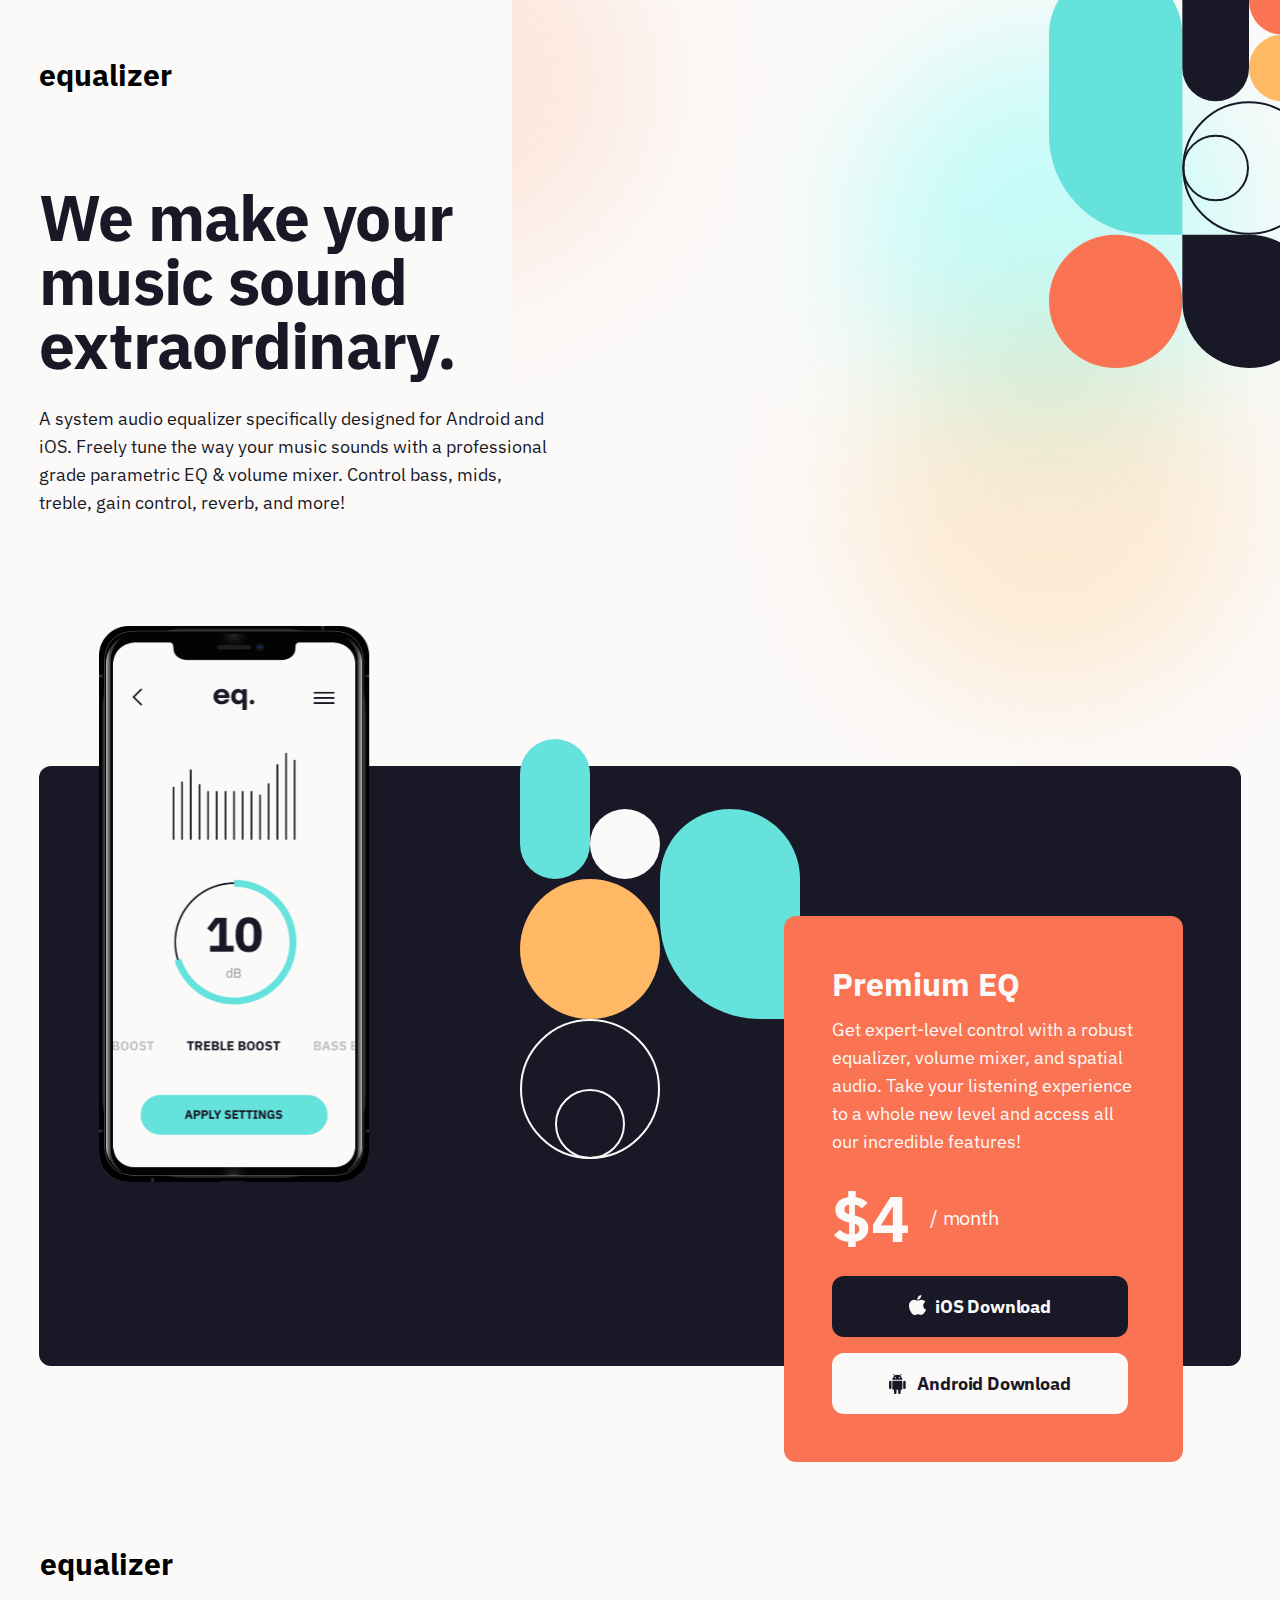
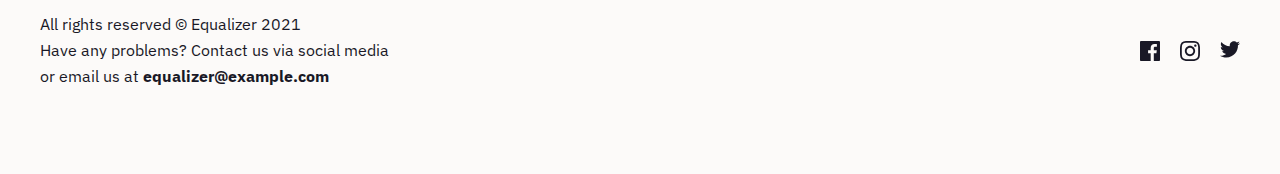
<file: index.html>
<!DOCTYPE html>
<html lang="en">
<head>
  <link rel="stylesheet" href="./reset.css">
  <link rel="preconnect" href="https://fonts.googleapis.com">
  <link rel="preconnect" href="https://fonts.gstatic.com" crossorigin>
  <link href="https://fonts.googleapis.com/css2?family=IBM+Plex+Sans:wght@400;700&display=swap" rel="stylesheet">
  <link rel="stylesheet" href="style.css">
  <meta charset="UTF-8">
  <meta http-equiv="X-UA-Compatible" content="IE=edge">
  <meta name="viewport" content="width=device-width, initial-scale=1.0">
  <title>Document</title>
</head>
<body>
  <header>
    <h1 class="header-h">equalizer</h1>
  </header>

  <img class="multicolor" src="./images/multicolor.svg" alt="">
  <img class="colorimg" src="./images/color.svg" alt="">
  <img class="backgroundcolor" src="./images/backgroundcolor.svg" alt="">
  <img class="ovalsimg" src="./images/ovals.svg" alt="">
  <img class="desktopovals" src="./images/oval desktop.svg" alt="">



  <main>
    <div class="textconteiner">
      <h2 class="textconteiner-h">
        We make your music sound extraordinary.
      </h2>
      <p class="textconteiner-p">
        A system audio equalizer specifically designed for Android and iOS. Freely tune the way your music sounds with a professional grade parametric EQ & volume mixer. Control bass, mids, treble, gain control, reverb, and more!
      </p>
    </div>


    <div class="mobilediv">
    <div class="blackdiv">
      <img class="backgroundimg" src="./images/background.svg" alt="background">
      <img class="mobileimage" src="./images/Group-5.svg" alt="mobileimage">
      <img class="tabletmobimg" src="./images/tablet-imgmob.svg" alt="">

      <div class="reddiv">
        <h2 class="reddiv-h">
          Premium EQ
        </h2>
        <p class="reddiv-p">
          Get expert-level control with a robust equalizer, volume mixer, and spatial audio. Take your listening experience to a whole new level and access all our incredible features!
        </p>
        <div class="dollardiv">
          <h2 class="dollar-h">
            $4
          </h2>
          <p class="dollar-p">
            / month
          </p>
        </div>
        <div class="buttondiv">
        <button class="applebutton">
          <img class="appleimg" src="./images/Combined Shape.svg" alt="">
          iOS Download
        </button>
        <button class="androidbutton">
          <img class="androidimg" src="./images/Combined Shape (1).svg" alt="">
          Android Download
        </button>
      </div>
        
      </div>

    </div>


    </div>



  </main>

  <footer>
    <div class="footertext">
    <h2>
      equalizer
    </h2>
    <p>
      All rights reserved © Equalizer 2021<br/>
      Have any problems? Contact us via social media or email us at <span> equalizer@example.com</span>
    </p>
  </div>
   <div class="icondiv">
      <!-- <img class="facebook" src="./images/facebook.svg" alt=""> -->
      <svg class="icon" width="20" height="20" viewBox="0 0 20 20" fill="none" xmlns="http://www.w3.org/2000/svg">
        <path d="M18.8958 0H1.10417C0.494167 0 0 0.494167 0 1.10417V18.8967C0 19.5058 0.494167 20 1.10417 20H10.6833V12.255H8.07667V9.23667H10.6833V7.01083C10.6833 4.4275 12.2608 3.02083 14.5658 3.02083C15.67 3.02083 16.6183 3.10333 16.895 3.14V5.84L15.2967 5.84083C14.0433 5.84083 13.8008 6.43667 13.8008 7.31V9.2375H16.79L16.4008 12.2558H13.8008V20H18.8975C19.5058 20 20 19.5058 20 18.8958V1.10417C20 0.494167 19.5058 0 18.8958 0Z" fill="#191826"/>
        </svg>
        <svg class="icon" width="20" height="20" viewBox="0 0 20 20" fill="none" xmlns="http://www.w3.org/2000/svg">
          <path fill-rule="evenodd" clip-rule="evenodd" d="M10 0C7.28417 0 6.94417 0.0116667 5.8775 0.06C2.24583 0.226667 0.2275 2.24167 0.0608333 5.87667C0.0116667 6.94417 0 7.28417 0 10C0 12.7158 0.0116667 13.0567 0.06 14.1233C0.226667 17.755 2.24167 19.7733 5.87667 19.94C6.94417 19.9883 7.28417 20 10 20C12.7158 20 13.0567 19.9883 14.1233 19.94C17.7517 19.7733 19.775 17.7583 19.9392 14.1233C19.9883 13.0567 20 12.7158 20 10C20 7.28417 19.9883 6.94417 19.94 5.8775C19.7767 2.24917 17.7592 0.2275 14.1242 0.0608333C13.0567 0.0116667 12.7158 0 10 0ZM10 1.8025C12.67 1.8025 12.9867 1.8125 14.0417 1.86083C16.7517 1.98417 18.0175 3.27 18.1408 5.96C18.1892 7.01417 18.1983 7.33083 18.1983 10.0008C18.1983 12.6717 18.1883 12.9875 18.1408 14.0417C18.0167 16.7292 16.7542 18.0175 14.0417 18.1408C12.9867 18.1892 12.6717 18.1992 10 18.1992C7.33 18.1992 7.01333 18.1892 5.95917 18.1408C3.2425 18.0167 1.98333 16.725 1.86 14.0408C1.81167 12.9867 1.80167 12.6708 1.80167 10C1.80167 7.33 1.8125 7.01417 1.86 5.95917C1.98417 3.27 3.24667 1.98333 5.95917 1.86C7.01417 1.8125 7.33 1.8025 10 1.8025ZM4.865 10C4.865 7.16417 7.16417 4.865 10 4.865C12.8358 4.865 15.135 7.16417 15.135 10C15.135 12.8367 12.8358 15.1358 10 15.1358C7.16417 15.1358 4.865 12.8358 4.865 10ZM10 13.3333C8.15917 13.3333 6.66667 11.8417 6.66667 10C6.66667 8.15917 8.15917 6.66667 10 6.66667C11.8408 6.66667 13.3333 8.15917 13.3333 10C13.3333 11.8417 11.8408 13.3333 10 13.3333ZM14.1375 4.6625C14.1375 4 14.675 3.4625 15.3383 3.4625C16.0008 3.4625 16.5375 4 16.5375 4.6625C16.5375 5.325 16.0008 5.8625 15.3383 5.8625C14.675 5.8625 14.1375 5.325 14.1375 4.6625Z" fill="#191826"/>
          </svg>
          <svg class="icon" width="20" height="17" viewBox="0 0 20 17" fill="none" xmlns="http://www.w3.org/2000/svg">
            <path d="M20 2.17215C19.2642 2.49882 18.4733 2.71882 17.6433 2.81799C18.4908 2.31049 19.1417 1.50632 19.4475 0.547986C18.655 1.01799 17.7767 1.35965 16.8417 1.54382C16.0942 0.746319 15.0267 0.247986 13.8467 0.247986C11.1975 0.247986 9.25083 2.71965 9.84917 5.28549C6.44 5.11465 3.41667 3.48132 1.3925 0.998819C0.3175 2.84299 0.835 5.25549 2.66167 6.47715C1.99 6.45549 1.35667 6.27132 0.804167 5.96382C0.759167 7.86465 2.12167 9.64299 4.095 10.0388C3.5175 10.1955 2.885 10.2322 2.24167 10.1088C2.76333 11.7388 4.27833 12.9247 6.075 12.958C4.35 14.3105 2.17667 14.9147 0 14.658C1.81583 15.8222 3.97333 16.5013 6.29 16.5013C13.9083 16.5013 18.2125 10.0672 17.9525 4.29632C18.7542 3.71715 19.45 2.99465 20 2.17215Z" fill="#191826"/>
            </svg>
            
          
        
      <!-- <img class="instagram" src="./images/instagram.svg.svg" alt=""> -->
      <!-- <img class="twiter" src="./images/twiter.svg.svg" alt=""> -->
   </div>

  </footer>
  
</body>
</html>
</file>
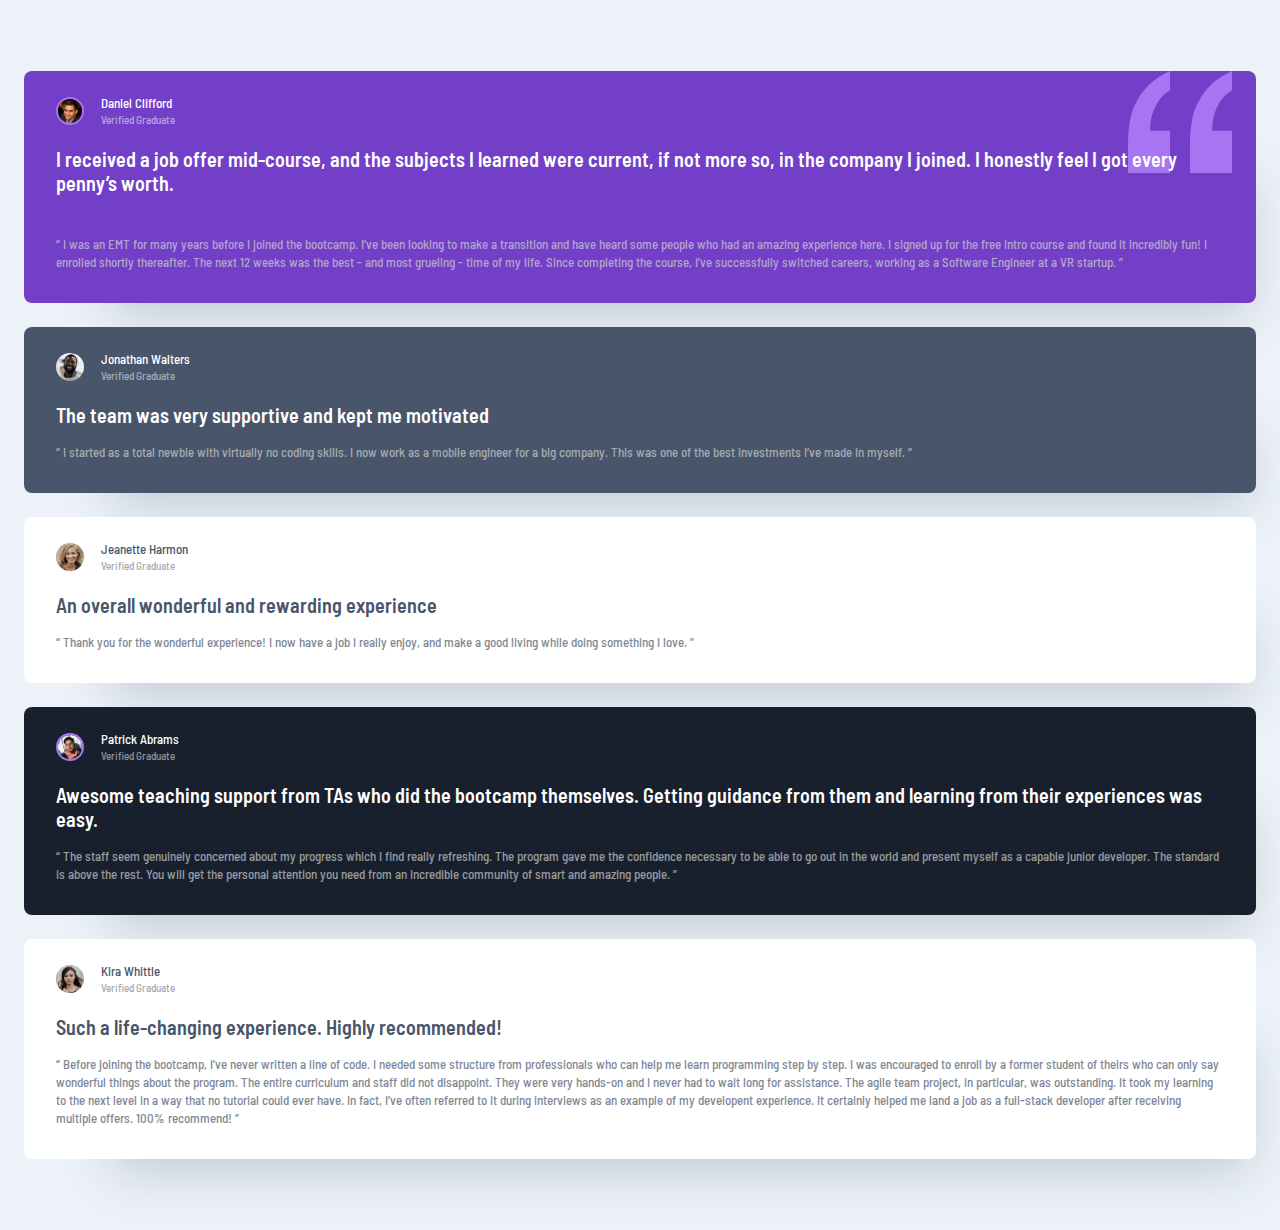
<file: test-main/test-main/testimonials-grid-section-main/index.html>
<!DOCTYPE html>
<html lang="en">
<head>
  <link rel="preconnect" href="https://fonts.googleapis.com">
  <link rel="preconnect" href="https://fonts.gstatic.com" crossorigin>
  <link href="https://fonts.googleapis.com/css2?family=Barlow+Semi+Condensed:wght@500;600&display=swap" rel="stylesheet">
  <link rel="stylesheet" href="./style.css">
  <meta charset="UTF-8">
  <meta name="viewport" content="width=device-width, initial-scale=1.0"> 
  <link rel="icon" type="image/png" sizes="32x32" href="./images/favicon-32x32.png">
</head>



<body>


  <header></header>


  <main>

  <div class="card violette">
    <div class="person">
       <div class="author">
        <img src="./images/image-daniel.jpg" alt="imgdaniel">
      </div>
      <div>
        <h2 class="name">
          Daniel Clifford
        </h2>
        <h2 class="status">
          Verified Graduate
        </h2>
      </div>
    </div>
    <h2 class="title">
      I received a job offer mid-course, and the subjects I learned were current, if not more so, in the company I joined. I honestly feel I got every penny’s worth.
    </h2>
    <p class="content">
      “ I was an EMT for many years before I joined the bootcamp. I’ve been looking to make a transition and have heard some people who had an amazing experience here. I signed up for the free intro course and found it incredibly fun! I enrolled shortly thereafter. The next 12 weeks was the  best - and most grueling - time of my life. Since completing the course, I’ve  successfully switched careers, working as a Software Engineer at a VR startup. ”
    </p>
  </div>



  <div class="card gray">
    <div class="person">
       <div class="author jonathan">
        <img src="./images/image-jonathan.jpg" alt="imgdaniel">
      </div>
      <div>
        <h2 class="name">
          Jonathan Walters
        </h2>
        <h2 class="status">
          Verified Graduate
        </h2>
      </div>
    </div>
    <h2 class="title">
      The team was very supportive and kept me motivated
    </h2>
    <p class="content">
      “ I started as a total newbie with virtually no coding skills. I now work as a mobile engineer for a big company. This was one of the best investments I’ve made in myself. “
    </p>
  </div>




  <div class="card white">
    <div class="person">
       <div class="author jonathan">
        <img src="./images/image-jeanette.jpg" alt="imgdaniel">
      </div>
      <div>
        <h1 class="name">
          Jeanette Harmon
        </h1>
        <h2 class="status">
          Verified Graduate
        </h2>
      </div>
    </div>
    <h2 class="title">
      An overall wonderful and rewarding experience
    </h2>
    <p class="content">
      “ Thank you for the wonderful experience! I now have a job I really enjoy, and make a good living while doing something I love. ”
    </p>
  </div>




  <div class="card black">
    <div class="person">
       <div class="author">
        <img src="./images/image-patrick.jpg" alt="imgdaniel">
      </div>
      <div>
        <h1 class="name">
          Patrick Abrams
        </h1>
        <h2 class="status">
          Verified Graduate
        </h2>
      </div>
    </div>
    <h2 class="title ">
      Awesome teaching support from TAs who did the bootcamp themselves. Getting guidance from them and learning from their experiences was easy.
    </h2>
    <p class="content">
      “ The staff seem genuinely concerned about my progress which I find really refreshing. The program gave me the confidence necessary to be able to go out in the world and present myself as a capable junior developer. The standard is above the rest. You will get the personal attention you need from an incredible community of smart and amazing people.  ”
    </p>
  </div>




  <div class="card white kira">
    <div class="person">
       <div class="author jonathan">
        <img src="./images/image-kira.jpg" alt="imgdaniel">
      </div>
      <div>
        <h1 class="name">
          Kira Whittle
        </h1>
        <h2 class="status">
          Verified Graduate
        </h2>
      </div>
    </div>
    <h2 class="title">
      Such a life-changing experience. Highly recommended!
    </h2>
    <p class="content">
      “ Before joining the bootcamp, I’ve never written a line of code. I needed some structure from professionals who can help me learn programming step by step. I was encouraged to enroll by a former student of theirs who can only say wonderful things about the program. The entire curriculum and staff did not disappoint. They were very hands-on and I never had to wait long for assistance. The agile team project, in particular, was outstanding. It took my learning to the next level in a way that no tutorial could ever have. In fact, I’ve often referred to it during interviews as an example of my developent experience. It certainly helped me land a job as a full-stack developer after receiving multiple offers. 100% recommend!  ”
    </p>
  </div>

  








  </main>




  <footer></footer>
 

  
</body>




</html>
</file>
<file: style.css>
*{
  margin:0;
  padding:0;
  box-sizing:border-box;
}


body{
  background: #FCFAF9;
}

.colorimg{
  position:absolute;
  top:0;
  right:0;
}

header{
  margin-top:40px;
  padding:0 24px;
  font-family: 'IBM Plex Sans';
  font-style: normal;
  font-weight: 700;
  font-size: 30px;
}


.textconteiner{
  margin-top:64px;
  padding:0 24px;
}

.textconteiner-h{

  font-family: 'IBM Plex Sans';
  font-style: normal;
  font-weight: 700;
  font-size: 40px;
  line-height: 48px;
  letter-spacing: -0.454545px;
  color: #191826;
}

.textconteiner-p{
  margin-top:20px;
  width:326px;
  font-family: 'IBM Plex Sans';
  font-style: normal;
  font-weight: 500;
  font-size: 16px;
  line-height: 26px;
  color: #191826;
  
}

.blackdiv{
  position: relative;
  display:flex;
  justify-content:center;
  margin-top:166px;
  width:100%;
  height:600px;
  background: #191826;
  border-radius: 12px;
}

.backgroundimg{
  width:280px;
  height:420px;
}

.mobileimage{
  top:-100px;
  position:absolute;
}

.reddiv{
  padding:0 36px;
  top:385px;
  position:absolute;
  background: #FA7453;
  border-radius: 12px; 
  width:375px;
  height:546px;
}

.reddiv-h{
  margin-top:48px;
  font-family: 'IBM Plex Sans';
  font-style: normal;
  font-weight: 700;
  font-size: 32px;
  line-height: 40px;
  color: #FCFAF9;
}

.reddiv-p{
  margin-top:12px;
  font-family: 'IBM Plex Sans';
  font-style: normal;
  font-weight: 400;
  font-size: 18px;
  line-height: 28px;
  color: #FCFAF9;
}

.dollardiv{
  margin-top:36px;
  display:flex;
}

.dollar-h{
  font-family: 'IBM Plex Sans';
  font-style: normal;
  font-weight: 700;
  font-size: 65px;
  line-height: 52px;
  color: #FCFAF9;
}

.dollar-p{
  margin-top:10px;
  margin-left:20px;
  font-family: 'IBM Plex Sans';
  font-style: normal;
  font-weight: 400;
  font-size: 20px;
  line-height: 32px;
  letter-spacing: -0.2px;
  color: #FCFAF9;
}

.applebutton{
  margin-top:32px;
  background: #191826;
  width:296px;
  height:61px;
  border:none;
  border-radius:12px;
  font-family: 'IBM Plex Sans';
  font-style: normal;
  font-weight: 700;
  font-size: 18px;
  line-height: 32px;
  text-align: center;
  letter-spacing: -0.18px;
  color: #FCFAF9;
}

.androidbutton{
  margin-top:16px;
  width:296px;
  height:61px;
  background: #FCFAF9;
  border-radius: 12px;
  border:none;
  font-family: 'IBM Plex Sans';
  font-style: normal;
  font-weight: 700;
  font-size: 18px;
  line-height: 32px;
  text-align: center;
  letter-spacing: -0.18px;
  color: #191826;
}

.applebutton{
  display:flex;
  align-items: center;
  justify-content: center;
  gap:8px;
}

.appleimg{
  margin-bottom:3px;
}


.androidbutton{
  display:flex;
  justify-content:center;
  align-items:center;
  gap:11px;
}

footer{
  padding-left:24px;
  padding-right:24px;
  padding-bottom:80px;
  margin-top:400px;
}
footer h2{ 
  font-family: 'IBM Plex Sans';
  font-style: normal;
  font-weight: 700;
  font-size: 30px;
}
footer p{
  margin-top:32px;
  font-family: 'IBM Plex Sans';
  font-style: normal;
  font-weight: 400;
  font-size: 16px;
  line-height: 26px;
  color: #191826;
}
footer span{
  font-weight:700;

}

.icondiv{
  margin-top:64px;
  display:flex;
  gap:20px;
}

.backgroundcolor{
  display:none;
}

.ovalsimg{
  display:none;
}

.tabletmobimg{
  display:none;
}

.multicolor{
  display:none;
}

.desktopovals{
  display:none;
}



/* tablet version */



@media screen and (min-width:768px){

  .textconteiner{
    padding:0 39px;
  }


  header{
    padding:0 39px;
    margin-top:60px;
  }

  .textconteiner{
    margin-top:95px;
  }
  .textconteiner-h{
    width:520px;
    font-family: 'IBM Plex Sans';
    font-style: normal;
    font-weight: 700;
    font-size: 64px;
    line-height: 64px;
    letter-spacing: -0.727273px;
    color: #191826;
  }

  .textconteiner-p{
    margin-top:28px;
    width:514px;
    font-family: 'IBM Plex Sans';
    font-style: normal;
    font-weight: 400;
    font-size: 18px;
    line-height: 28px;
    color: #191826; 
  }

  .colorimg{
    display:none;
  }

  .ovalsimg{
    display: block;
    position:absolute;
    top:0;
    right:0;
  }

  .backgroundcolor{
    display: block;
    position:absolute;
    top:0;
    right:0px;
    
  }

  .mobilediv{
    padding:0 39px;
    margin-top:249px;
  }

  .mobileimage{
    display:none;
  }

  .backgroundimg{
    margin-top:-27px;
    margin-right:-40px;
  }

  .reddiv{
    padding:0 48px;
    width:399px;
    right:58px;
    top:150px;
  }

  .tabletmobimg{
    display: block;
    position:absolute;
    left:60px;
    top:-140px;
  }

   footer{
     margin-top:183px;
     padding:0 40px;
     display:flex;
     justify-content: space-between;
     align-items:center;
     margin-bottom:85px;
  
 
   }
   
   .footertext{

   }


  footer p{
    width:366px;
    font-family: 'IBM Plex Sans';
    font-style: normal;
    font-weight: 400;
    font-size: 16px;
    line-height: 26px;
    color: #191826;
    
  }

  .multicolor{
    display:none;
  }




  
}


/* desktop version */


@media screen and (min-width:1440px) {

  .multicolor{
    display: block;
    position:absolute;
    top:0;
    right:0;
  }

  .backgroundcolor{
    display:none;
  }

  .ovalsimg{
    display:none;
  }

  .desktopovals{
    position: absolute;
    display:block;
    top:0;
    right:0;
  }

  header{
    padding:0 166px;
  }

  .textconteiner{
    margin-top:127px;
    padding:0 165px;

  }

  .textconteiner-h{
    width:1015px;
    font-family: 'IBM Plex Sans';
    font-style: normal;
    font-weight: 700;
    font-size: 88px;
    line-height: 88px;
    letter-spacing: -1px;
    color: #191826;
  }

  .textconteiner-p{
    margin-top:40px;
    width:825px;
    font-family: 'IBM Plex Sans';
    font-style: normal;
    font-weight: 400;
    font-size: 20px;
    line-height: 34px;
    color: #191826;
  }

  .tabletmobimg{
    width:280px;
    height:606px;
  }


  .mobilediv{
     margin-top:321px;
     padding:0 165px;

  }

  .tabletmobimg{
    top:-200px;
    left:118px;
  }

  .blackdiv{
    padding-right:210px;
    padding-top:-20px;
  }

  .reddiv{
    top:90px;
    right:120px;
    padding:0 54px;
    width:446px;
    height:625px;
  }

  .reddiv-h{
    margin-top:58px;
    font-family: 'IBM Plex Sans';
    font-style: normal;
    font-weight: 700;
    font-size: 40px;
    line-height: 52px;
    color: #FCFAF9;
  }

  .reddiv-p{
    margin-top:22px;
    width:333px;
    font-family: 'IBM Plex Sans';
    font-style: normal;
    font-weight: 400;
    font-size: 20px;
    line-height: 34px;
    color: #FCFAF9;
  }

  .buttondiv{
    margin-top:46px;
  }

  .dollardiv{
    margin-top:39px;
  }

  .applebutton{
      width:333px;
      height:61px;
  }

  .applebutton:hover{
    background: #66E2DC;
  }


  .androidbutton{
      width:333px;
      height:61px;
  }

  .androidbutton:hover{
    background: #FFB964;
  }

  footer{
    margin-top:202px;
    margin-bottom:91px;
    padding:0 165px;
  }

  .footertext p{
    margin-top:0;
    font-family: 'IBM Plex Sans';
    font-style: normal;
    font-weight: 400;
    font-size: 16px;
    line-height: 26px;
    color: #191826;
  }




  .footertext{
    display:flex;
    gap:137px;
   
  }

  .icondiv{
    z-index: 1;
    margin-top:0;
  }


  .icon:hover path{
    fill:#FA7453;
  }

  






  }
</file>
<file: test-main/test-main/testimonials-grid-section-main/style.css>
*{
  margin:0;
  padding:0;
  box-sizing:border-box;
}

body{
  max-width:100vw;
  min-height:100vh;
  padding:71px 24px;
  background: #ECF2F8;
}

main{
display:grid;
grid-template-columns: auto;
gap:24px;
}

.card{
  width:100%;
  padding:26px 32px 32px 32px;
  box-shadow: 40px 60px 50px -47px rgba(72, 85, 106, 0.247378);
  border-radius: 8px;
}

.violette{
  background: #733FC8;
  background-image:url(./images/bg-pattern-quotation.svg);
  background-position: top 0 right 24px;
  background-repeat: no-repeat;
}

.person{
  display:flex;
  gap:17px;
}

.author img{
  border: 2px solid #A775F1;
  border-radius:50%;
  width:28px;
  height:28px;
}

.name{
  font-family: 'Barlow Semi Condensed';
  font-style: normal;
  font-weight: 500;
  font-size: 13px;
  line-height: 13px;
  color: #FFFFFF;
}

.status{
  margin-top:4px;
  font-family: 'Barlow Semi Condensed';
  font-style: normal;
  font-weight: 500;
  font-size: 11px;
  line-height: 11px;
  color: #FFFFFF;
  mix-blend-mode: normal;
  opacity: 0.5;
}

.title{
  font-family: 'Barlow Semi Condensed';
  font-style: normal;
  font-weight: 600;
  font-size: 20px;
  line-height: 24px;
  color: #FFFFFF;
  margin-top:18px;
}

.content{
  font-family: 'Barlow Semi Condensed';
  font-style: normal;
  font-weight: 500;
  font-size: 13px;
  line-height: 18px; 
  color: #CFCFCF;
  mix-blend-mode: normal;
  opacity: 0.7;
  margin-top:40px;
}

.gray{
  background: #48556A;
}

.jonathan img{
  border:none;
}


.gray p{
  margin-top:16px;
}

.white{
  background:white;
}

.white h1{
  color: #48556A;
}

.white h2{
  color: #48556A;
}

.white p{
  color: #48556A;
  margin-top:16px;
}

.black{
  background: #19202D;
}

.black p{
  margin-top:16px;
}

@media screen and (min-width: 1440px) {

  body{
    display:flex;
    justify-content: center;
    align-items: center;
  }

  main{
    grid-template-columns: repeat(4,255px);
    grid-template-rows: 282px 266px;
  }

  .violette{
    grid-column: 1/3;
  }

  .kira{
    grid-row: 1/3;
    grid-column:4/4 ;
  }

  .black{
    grid-column: 2/4;
  }

}
</file>
